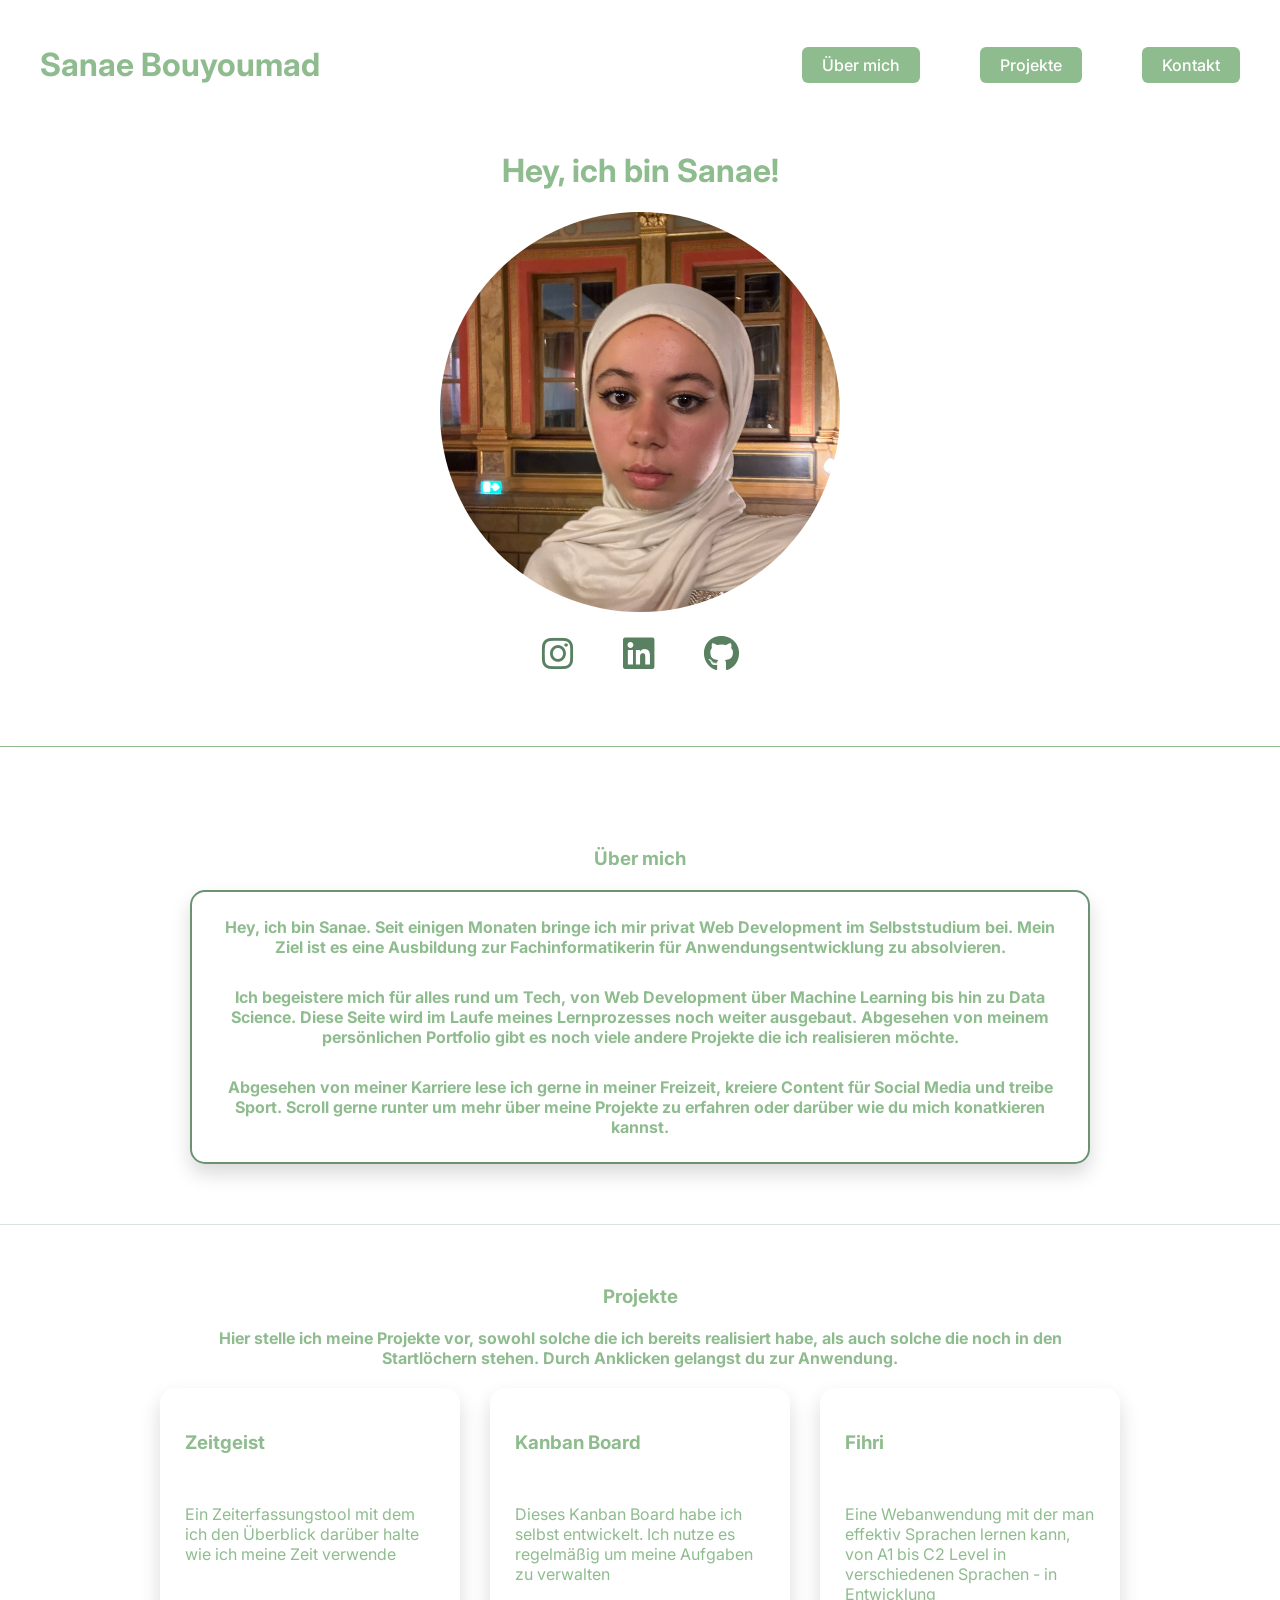
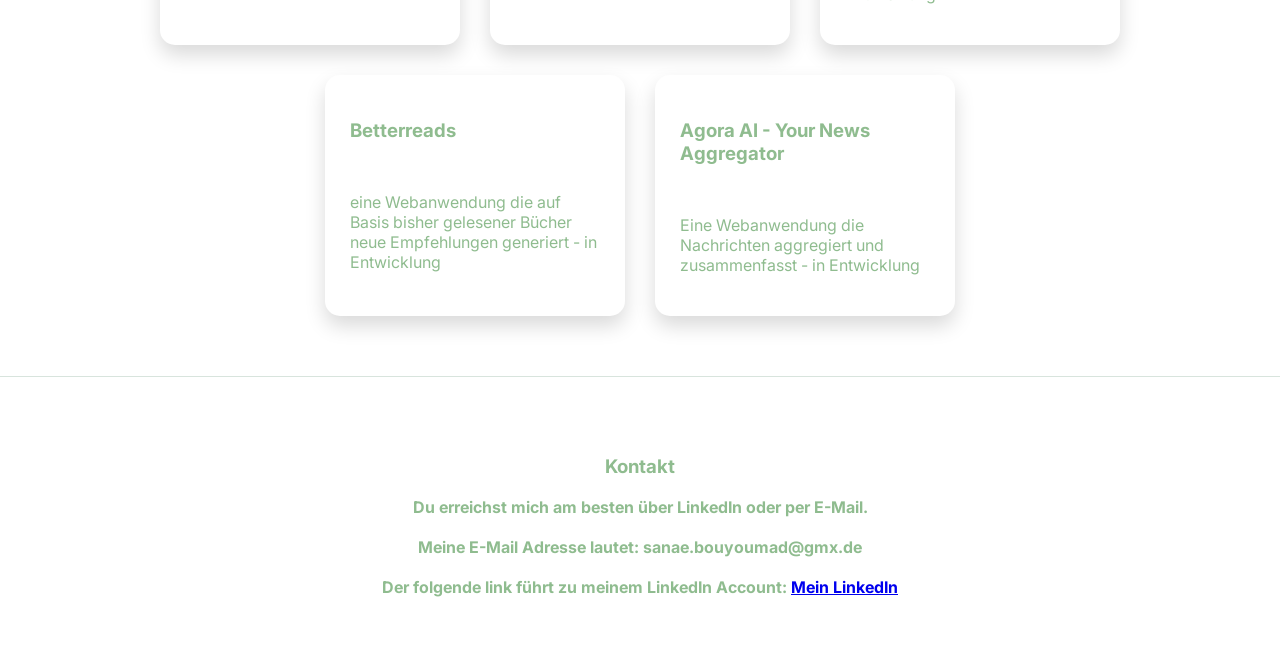
<file: index.html>
<!DOCTYPE html>
<html lang="en">
<head>
    <meta charset="UTF-8">
    <meta name="viewport" content="width=device-width, initial-scale=1.0">
    <title>Mein Portfolio</title>
    <!-- index.html -->
    <link rel="stylesheet" href="styles.css">
    <link rel="preconnect" href="https://fonts.googleapis.com">
    <link rel="preconnect" href="https://fonts.gstatic.com" crossorigin>
    <link href="https://fonts.googleapis.com/css2?family=Inter:wght@100..900&display=swap" rel="stylesheet">
    <link 
    rel="stylesheet" 
    href="https://cdnjs.cloudflare.com/ajax/libs/font-awesome/6.7.2/css/all.min.css"/>


</head>
<body>
    <div class="header">
        <div> <h1> Sanae Bouyoumad </h1></div>
    <div class="navigation">
        <a href="#ueber-mich"> Über mich </a>
        <a href="#projekte"> Projekte</a> 
        <a href="#kontakt"> Kontakt</a>
    </div> 
    </div>
        <h1 class="center bold"> Hey, ich bin Sanae!</h1> 
      <div class="hero-image">
       <img class="center" src="IMG_0270.JPEG" alt="Mein Bild" width="200"> 
      </div>
    <div class="social-links">
            <a href="https://www.instagram.com/sanae_bouyoumad/" target="_blank">
                <i class="fa-brands fa-instagram"></i>
            </a>
            <a href="https://www.linkedin.com/in/sanae-bouyoumad-3b8702268/" target="_blank">
                <i class="fa-brands fa-linkedin"></i>
            </a>
            <a href="https://github.com/Sanaebyd" target="_blank">
                <i class="fa-brands fa-github"></i>
            </a>
        </div>
        <div class="divider"></div>
    <section id="ueber-mich">
        <h3 class="center section-title"> Über mich </h3>
        <div class="container-bio">
        <p class="bio"> Hey, ich bin Sanae. Seit einigen Monaten bringe ich mir privat Web Development im Selbststudium bei. Mein Ziel ist es eine Ausbildung zur Fachinformatikerin für Anwendungsentwicklung zu absolvieren.  </p>
        <p class="bio">Ich begeistere mich für alles rund um Tech, von Web Development über Machine Learning bis hin zu Data Science.
            Diese Seite wird im Laufe meines Lernprozesses noch weiter ausgebaut. Abgesehen von meinem persönlichen Portfolio gibt es noch viele andere Projekte die ich realisieren möchte.</p>
        <p class="bio"> Abgesehen von meiner Karriere lese ich gerne in meiner Freizeit, kreiere Content für Social Media und treibe Sport. Scroll gerne runter um mehr über meine Projekte zu erfahren oder darüber wie du mich konatkieren kannst.</p>
        </div>
    </div>
    </section>
    
    <div id="projekte">
        <h3 class="center bio"> Projekte </h3>
        <p class="center bio"> Hier stelle ich meine Projekte vor, sowohl solche die ich bereits realisiert habe, als auch solche die noch in den Startlöchern stehen. Durch Anklicken gelangst du zur Anwendung.</p>
        <section class="cards">
        <article class="card"> 
            <h3> Zeitgeist </h3>
            <p> Ein Zeiterfassungstool mit dem ich den Überblick darüber halte wie ich meine Zeit verwende</p>
        </article>
        <article class="card"> 
            <h3> Kanban Board</h3>
            <p> Dieses Kanban Board habe ich selbst entwickelt. Ich nutze es regelmäßig um meine Aufgaben zu verwalten</p>
        </article>
        <article class="card">
            <h3> Fihri</h3>
            <p>Eine Webanwendung mit der man effektiv Sprachen lernen kann, von A1 bis C2 Level in verschiedenen Sprachen - in Entwicklung</p>
        </article>
        <article class="card">
        <h3>Betterreads</h3>
        <p>eine Webanwendung die auf Basis bisher gelesener Bücher neue Empfehlungen generiert - in Entwicklung </p>
        </article>
        <article class="card">
         <h3>Agora AI - Your News Aggregator</h3> 
         <p>Eine Webanwendung die Nachrichten aggregiert und zusammenfasst - in Entwicklung </p>
        </article>
        </section>
    </div>
    <div id="kontakt">
    <h3 class="center bold">Kontakt</h3>
    <p class="center bio">Du erreichst mich am besten über LinkedIn oder per E-Mail.</p>
    <p class="center bio">Meine E-Mail Adresse lautet: sanae.bouyoumad@gmx.de</p>
    <p class="center bio">Der folgende link führt zu meinem LinkedIn Account: <a href= "https://www.linkedin.com/in/sanae-bouyoumad-3b8702268/"> Mein LinkedIn </a> </p>
</div>
</body>
</html>
</file>
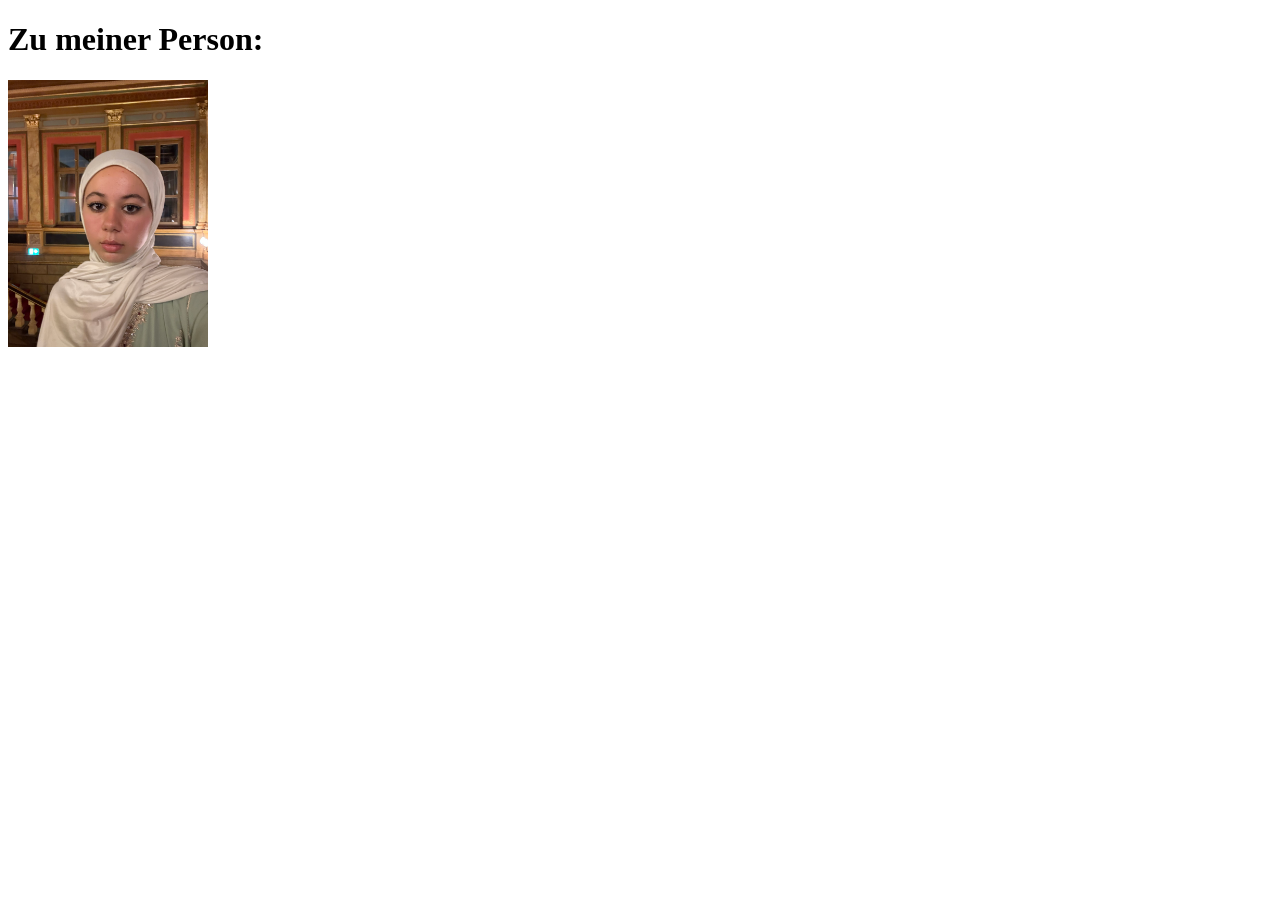
<file: über_mich.html>
<!DOCTYPE html>
<html lang="en">
<head>
    <meta charset="UTF-8">
    <meta name="viewport" content="width=device-width, initial-scale=1.0">
    <title>Document</title>
</head>
<body>
    <h1>Zu meiner Person:</h1> 
    <img src="IMG_0270.JPEG" alt="Mein Bild" width="200"> 
    
</body>
</html>
</file>
<file: styles.css>
* {
  box-sizing: border-box;
}

html {
  scroll-behavior: smooth;
}

body {
  color: darkseagreen;
  font-family: "Inter", sans-serif;
  margin: 0;
}

.center {
  text-align: center;
}

.bold,
.center.bold {
  font-weight: bold;
}

img.center {
  display: block;
  margin: 0 auto;
  width: 400px;
  height: 400px;
  border-radius: 50%;
  object-fit: cover;
}

.header {
  display: flex;
  justify-content: space-between;
  align-items: center;
  padding: 24px 40px;
}

.navigation {
  display: flex;
  gap: 60px;
}

.navigation a,
.navigation a:visited {
  color: white;
  background-color: darkseagreen;
  padding: 8px 20px;
  border-radius: 6px;
  text-decoration: none;
  font-weight: 500;
}

.navigation a:hover {
  background-color: #6b9373;
}

.center.bio {
  max-width: 900px;
  margin: 0 auto;
  font-weight: bold;
  margin-bottom: 20px;
}

/* Abschnitte: jeder wirkt wie ein eigener Block */

#ueber-mich,
#projekte,
#kontakt {
  padding: 60px 20px;
  
}


#projekte,
#kontakt {
  border-top: 1px solid #d8e4dd;
}


#ueber-mich > *:last-child,
#projekte > *:last-child,
#kontakt > *:last-child {
  margin-bottom: 0;
}

.container-bio {
  display: flex;
  align-items: center;
  flex-direction: column;
  gap: 30px;
  max-width: 900px;
  margin: 0 auto;
  justify-content: space-evenly;
  border:2px solid #6b9373;
  padding: 25px;
  box-shadow: 0 10px 20px rgba(0,0,0,0.15);
  border-radius: 15px;
}

.bio {
  flex: 2;
  font-weight: bold;
  text-align: center;
}




.section-title{
  text-align: center;
  margin: 0 0 20px 0;
}


#ueber-mich h2,
#ueber-mich p,
#ueber-mich .bio {
  margin: 0;
}
.hero-image {
  margin-bottom: 20px;
}
.cards {
  display:flex;
  gap: 30px;
  justify-content: center;
  flex-wrap: wrap;
}
.card {
  width: 300px;
  padding: 25px;
  background: white;
  border-radius: 15px;
  box-shadow: 0 10px 20px rgba(0,0,0,0.15);
  display: flex;
  flex-direction: column;
  gap: 15px;
}

.card .h3{
  justify-content: center;
}

.social-links {
    font-size: 2.25rem;
}

.social-links a {
    padding: 0;
    margin: 0 0.75rem;
}

.social-links a i {
    transition: transform 0.3s, color 0.3s;
}

.social-links a:hover i {
    color: #a5d6b0;
    transform: scale(1.2);
}

.social-links i {
    color: #588061;
    font-weight: 500;
}

.social-links{
  display: flex;
  justify-content: center;
  gap: 25px;
  margin-top: 20px;
  margin-bottom: 70px;
}

.divider {
  width: 100%;
  height: 1px;
  background: darkseagreen;
  border-radius: 10px;
  margin: 40px auto;
}
</file>
